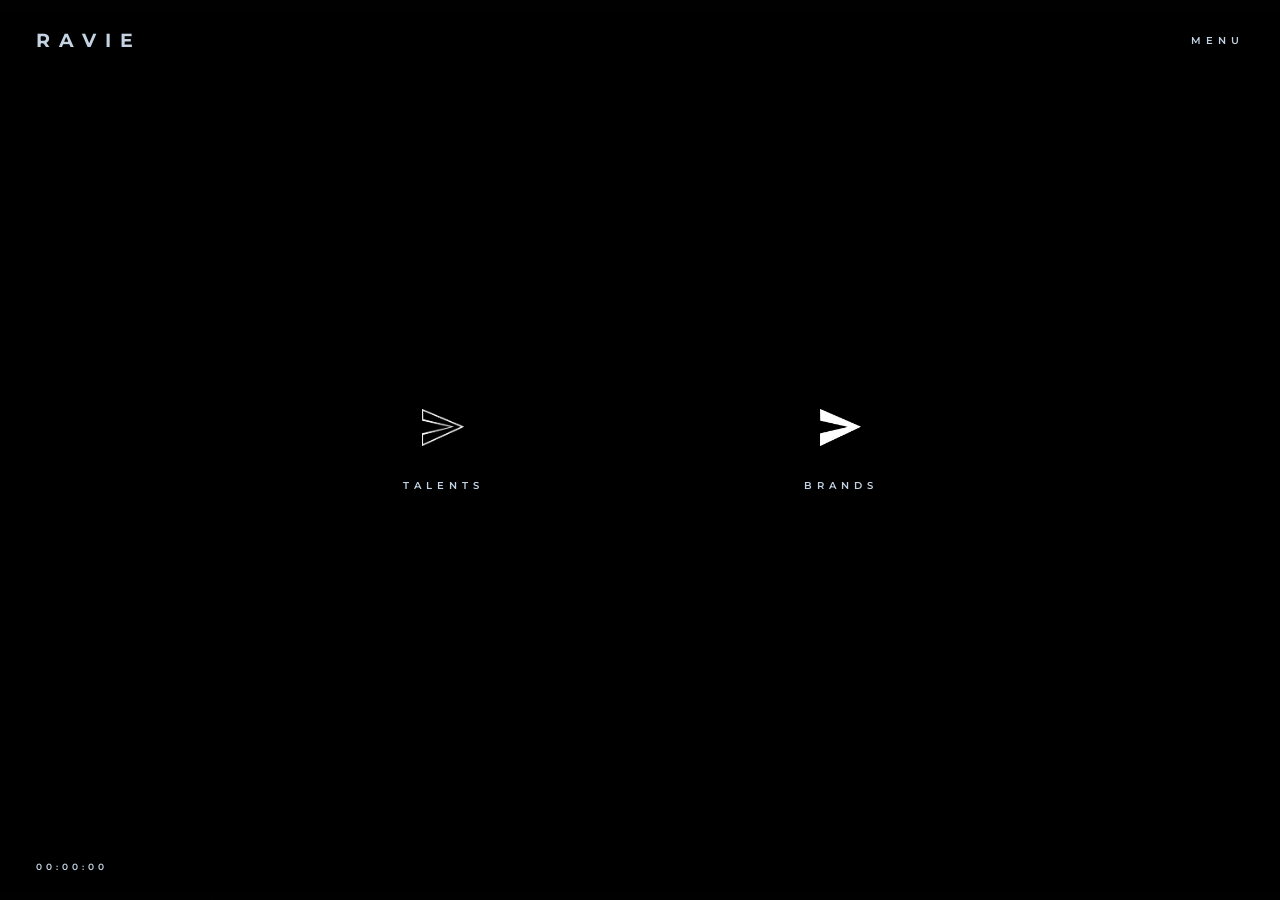
<file: index.html>
<!DOCTYPE html>
<html lang="en">
<head>
    <meta charset="UTF-8">
    <meta name="viewport" content="width=device-width, initial-scale=1.0, maximum-scale=1.0, user-scalable=no">
    <title>Ravie.in | Decentralizing Opportunities</title>
    <link rel="stylesheet" href="style.css">
</head>
<body>

    <canvas id="webgl-canvas" class="depth-surface"></canvas>
    <div class="grain"></div>

    <!-- DESKTOP HEADER -->
    <header class="top-nav">
        <div class="logo-container">
            <a href="index.html" class="text-logo">RAVIE</a>
        </div>
        <div class="gateway-menu-toggle" id="gateway-menu-btn">MENU</div>
        <div class="hamburger" id="hamburger-menu">
            <div class="bar"></div>
            <div class="bar"></div>
            <div class="bar"></div>
        </div>
    </header>

    <!-- DESKTOP GLASS MENU OVERLAY -->
    <div class="liquid-glass-overlay" id="liquid-glass-overlay">
        <nav class="glass-nav-links">
            <span onclick="window.location.href='index.html'">HOME</span>
            <span onclick="window.location.href='about.html'">ABOUT</span>
            <span onclick="window.location.href='socials.html'">SOCIALS</span>
            <span onclick="window.location.href='policy.html'">TERMS & POLICIES</span>
        </nav>
    </div>

    <!-- MOBILE DROPDOWN -->
    <div class="mobile-dropdown" id="mobile-dropdown">
        <nav class="mobile-nav-links">
            <span onclick="window.location.href='index.html'">HOME</span>
            <span onclick="window.location.href='about.html'">ABOUT</span>
            <span onclick="window.location.href='socials.html'">SOCIALS</span>
            <span onclick="window.location.href='policy.html'">TERMS & POLICIES</span>
        </nav>
    </div>

    <!-- MAIN APP -->
    <main id="app-container">

        <!-- GATEWAY: The split-screen chooser -->
        <section id="gateway-view" class="view active-view">
            <div class="split-container">
                <div class="split-option" id="btn-creators">
                    <img src="assets/creator (web logo).png" alt="Talents" class="split-icon">
                    <span class="split-text">TALENTS</span>
                </div>
                <div class="split-option" id="btn-brands">
                    <img src="assets/Brand (web logo).png" alt="Brands" class="split-icon">
                    <span class="split-text">BRANDS</span>
                </div>
            </div>
        </section>

        <!-- PLATFORM: The ledger content view -->
        <section id="platform-view" class="view">

            <aside class="platform-sidebar">
                <div class="sidebar-option active-sidebar" id="side-talents">
                    <span>TALENTS</span>
                </div>
                <div class="sidebar-option" id="side-brands">
                    <span>BRANDS</span>
                </div>
            </aside>

            <div class="platform-content">

                <div class="ledger-stream" id="ledger-talents">
                    <div class="raw-text-block">
                        <!-- THE MICRO-DATA STREAM (Concept 03) -->
<div class="micro-data-stream">
    <div class="data-header">
        <span class="data-pulse"></span> Laal Kabooter.exe
    </div>
    <div class="data-divider"></div>
    <div class="data-body">
        <div class="data-row"><span>> LATENCY:</span> <span>1222ms</span></div>
        <div class="data-row"><span>> FRAME_SYNC:</span> <span>602hz</span></div>
        <div class="data-row"><span>> PROTOCOL:</span> <span>RAVIE_IN</span></div>
    </div>
    <div class="data-divider"></div>
    <div class="data-footer">
        [x] DECENTRALIZED<br>
        [x] OPPORTUNITIES
    </div>
</div>
                        <h2>FOR TALENTS</h2>
                        <p>At RAVIE, we take time to actually understand your content, style, and vision. If you have an engaging community, we connect you with brands that genuinely fit your niche.</p>
                        <p>We believe every small creator has potential and they must be rewarded. Beyond just brand deals, we also help with creative direction, giving you fresh ideas whenever you get stuck or when you want to try something new.</p>
                        <p>Together, we take your content to the next level. Our model is open for every potential creator, and that's how we are <strong>Decentralizing Opportunities.</strong></p>
                        <a href="mailto:talents@ravie.in" class="terminal-link">Email — talents@ravie.in</a>
                    </div>
                </div>

                <div class="ledger-stream" id="ledger-brands">
                    <div class="raw-text-block">
                        <!-- THE MICRO-DATA STREAM (Brands Dummy Card) -->
<div class="micro-data-stream">
    <div class="data-header">
        <span class="data-pulse"></span> .sys = ravie.in [ACTIVE]
    </div>
    <div class="data-divider"></div>
    <div class="data-body">
        <div class="data-row"><span>> STATUS:</span> <span>STANDBY</span></div>
        <div class="data-row"><span>> TARGET:</span> <span>BRANDS_V1</span></div>
        <div class="data-row"><span>> ENCRYPTION:</span> <span>256-BIT</span></div>
    </div>
    <div class="data-divider"></div>
    <div class="data-footer">
        [x] AWAITING CONTENT<br>
        [x] SYSTEM READY
    </div>
</div>
                        <h2>FOR BRANDS</h2>
                        <p>We believe various potential creators can do more for you than a few big ones. So we take time to understand what your brand stands for and who you're trying to reach. Then we match you with hundreds of potential small creators whose content genuinely aligns with your goals, not whoever only has the biggest following.</p>
                        <p>We work closely with these small creators to shape content that feels native to their platform while still delivering your message clearly.</p>
                        <p>A few big people can't represent the whole niche due to a lack of deep connection, so spreading brand awareness among thousands of small creators is our vision.</p>
                        <a href="mailto:brands@ravie.in" class="terminal-link">Email — brands@ravie.in</a>
                    </div>
                </div>

            </div>
        </section>

    </main>

    <!-- Clock — desktop only, hidden on mobile via CSS -->
    <div id="console-clock">00:00:00</div>

    <script src="script.js"></script>
</body>
</html>
</file>
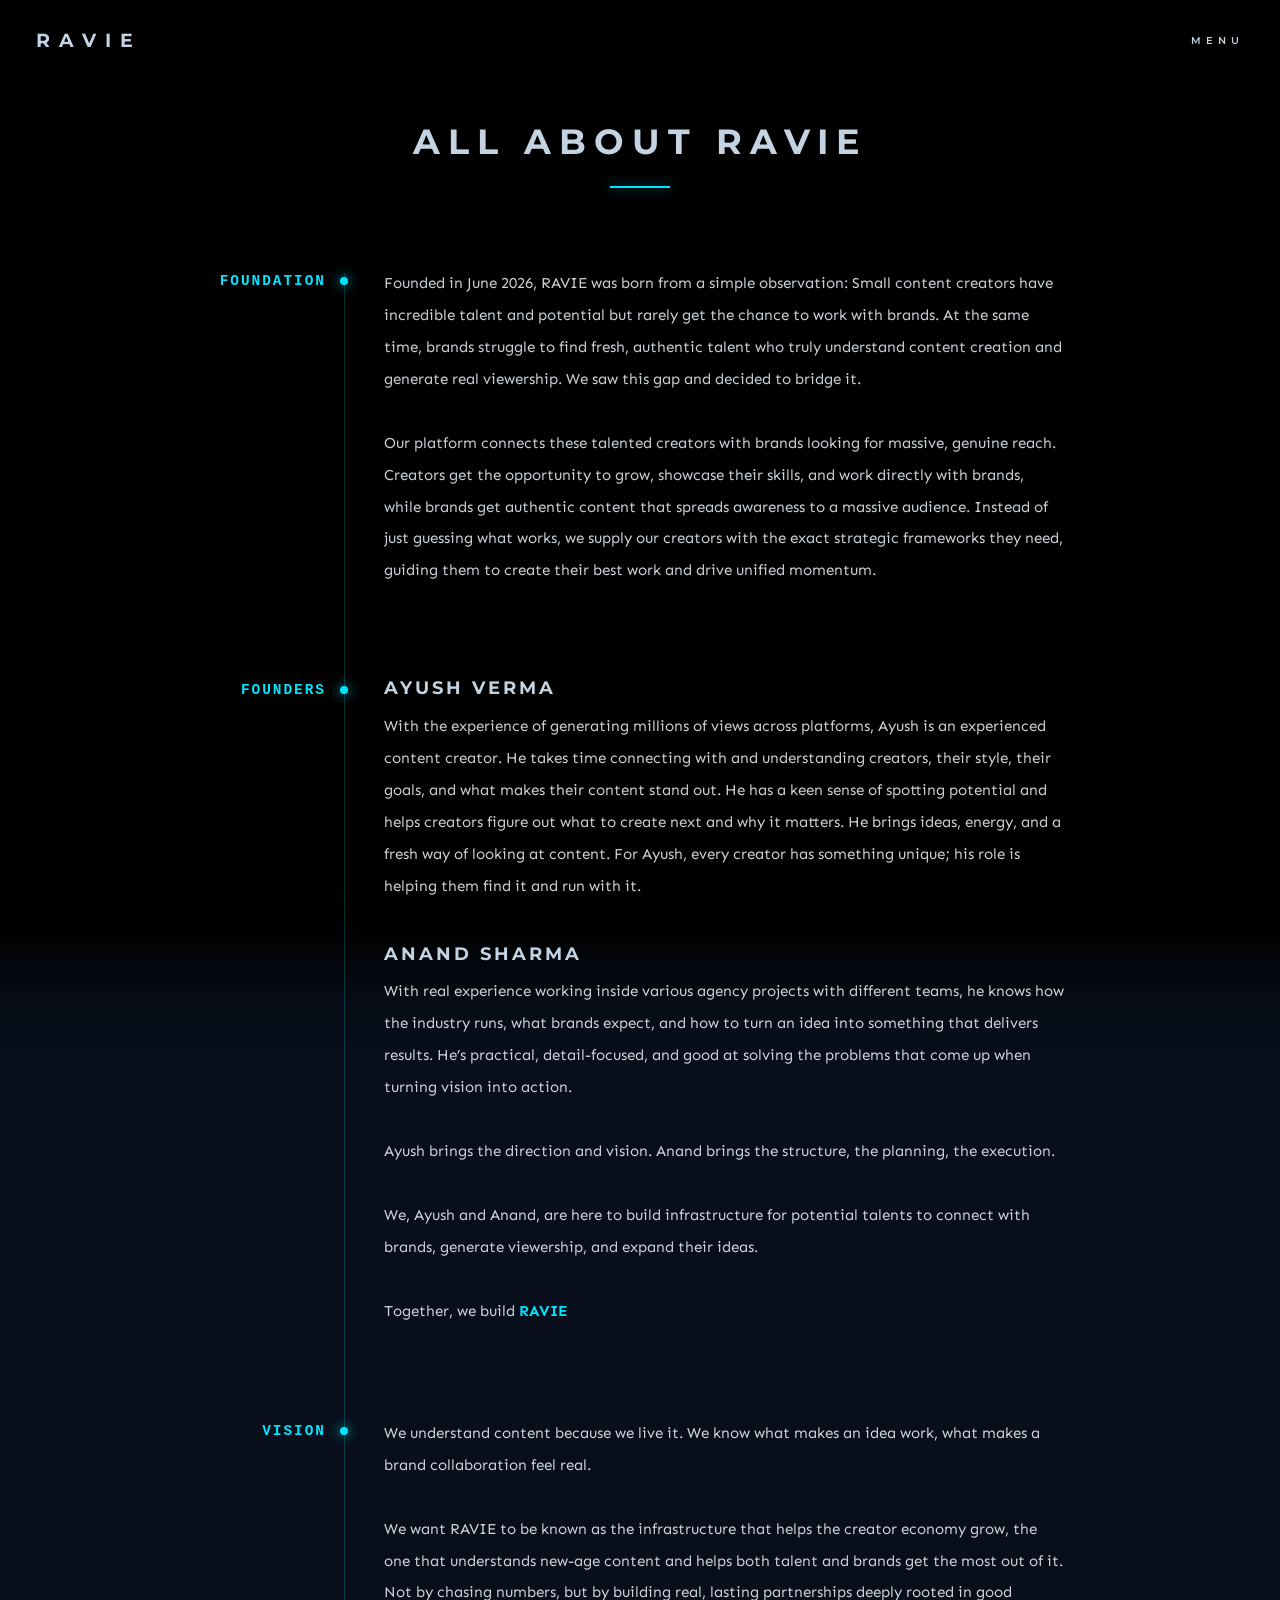
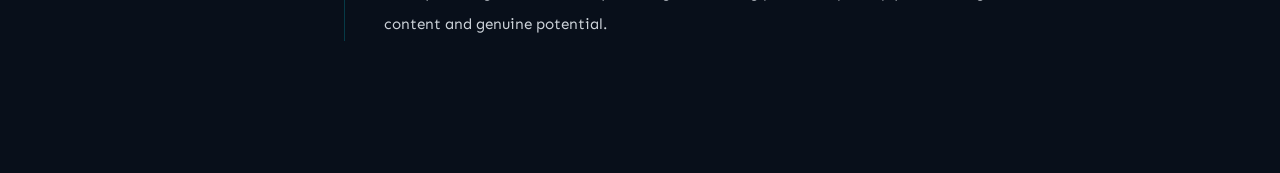
<file: about.html>
<!DOCTYPE html>
<html lang="en">
<head>
    <meta charset="UTF-8">
    <meta name="viewport" content="width=device-width, initial-scale=1.0, maximum-scale=1.0, user-scalable=no">
    <title>About | Ravie.in</title>
    <link rel="stylesheet" href="style.css">
    <link href="https://fonts.googleapis.com/css2?family=Montserrat:wght@400;600;700&family=Sen:wght@400;600&display=swap" rel="stylesheet">
</head>
<body>
    <canvas id="webgl-canvas" class="depth-surface"></canvas>
    <div class="grain"></div>
    
    <header class="top-nav">
        <div class="logo-container">
            <a href="index.html"><span class="text-logo">RAVIE</span></a>
        </div>
        <div class="gateway-menu-toggle" id="gateway-menu-btn">MENU</div>
        <div class="hamburger" id="hamburger-menu">
            <div class="bar"></div>
            <div class="bar"></div>
            <div class="bar"></div>
        </div>
    </header>

    <div class="liquid-glass-overlay" id="liquid-glass-overlay">
      <nav class="glass-nav-links">
        <span onclick="window.location.href='index.html'">HOME</span>
        <span onclick="window.location.href='about.html'">ABOUT</span>
        <span onclick="window.location.href='socials.html'">SOCIALS</span>
        <span onclick="window.location.href='policy.html'">TERMS & POLICIES</span>
      </nav>
    </div>

    <div class="mobile-dropdown" id="mobile-dropdown">
        <nav class="mobile-nav-links">
            <span onclick="window.location.href='index.html'">HOME</span>
            <span onclick="window.location.href='about.html'">ABOUT</span>
            <span onclick="window.location.href='socials.html'">SOCIALS</span>
            <span onclick="window.location.href='policy.html'">TERMS & POLICIES</span>
        </nav>
    </div>
 
    <main id="about-container" class="page-container">
        <h1 class="page-title">ALL ABOUT RAVIE</h1>

        <div class="timeline-wrapper">
            <div class="timeline-step">
                <div class="step-indicator">
                    <span class="step-name">FOUNDATION</span>
                    <div class="step-node"></div>
                </div>
                <div class="step-content raw-text-block">
                    <p>Founded in June 2026, RAVIE was born from a simple observation: Small content creators have incredible talent and potential but rarely get the chance to work with brands. At the same time, brands struggle to find fresh, authentic talent who truly understand content creation and generate real viewership. We saw this gap and decided to bridge it.</p>
                    <p>Our platform connects these talented creators with brands looking for massive, genuine reach. Creators get the opportunity to grow, showcase their skills, and work directly with brands, while brands get authentic content that spreads awareness to a massive audience. Instead of just guessing what works, we supply our creators with the exact strategic frameworks they need, guiding them to create their best work and drive unified momentum.</p>
                </div>
            </div>

            <div class="timeline-step">
                <div class="step-indicator">
                    <span class="step-name">FOUNDERS</span>
                    <div class="step-node"></div>
                </div>
                <div class="step-content raw-text-block">
                    <h3>Ayush Verma</h3>
                    <p>With the experience of generating millions of views across platforms, Ayush is an experienced content creator. He takes time connecting with and understanding creators, their style, their goals, and what makes their content stand out. He has a keen sense of spotting potential and helps creators figure out what to create next and why it matters. He brings ideas, energy, and a fresh way of looking at content. For Ayush, every creator has something unique; his role is helping them find it and run with it.</p>
                    
                    <h3>Anand Sharma</h3>
                    <p>With real experience working inside various agency projects with different teams, he knows how the industry runs, what brands expect, and how to turn an idea into something that delivers results. He’s practical, detail-focused, and good at solving the problems that come up when turning vision into action.</p>
                    
                    <p>Ayush brings the direction and vision. Anand brings the structure, the planning, the execution.</p>
                    <p>We, Ayush and Anand, are here to build infrastructure for potential talents to connect with brands, generate viewership, and expand their ideas.</p>
                    <p>Together, we build <strong>RAVIE</strong></p>
                </div>
            </div>

            <div class="timeline-step">
                <div class="step-indicator">
                    <span class="step-name">VISION</span>
                    <div class="step-node"></div>
                </div>
                <div class="step-content raw-text-block">
                    <p>We understand content because we live it. We know what makes an idea work, what makes a brand collaboration feel real.</p>
                    <p>We want RAVIE to be known as the infrastructure that helps the creator economy grow, the one that understands new-age content and helps both talent and brands get the most out of it. Not by chasing numbers, but by building real, lasting partnerships deeply rooted in good content and genuine potential.</p>
                </div>
            </div>
        </div>
    </main>

    <script src="script.js"></script>
</body>
</html>
</file>
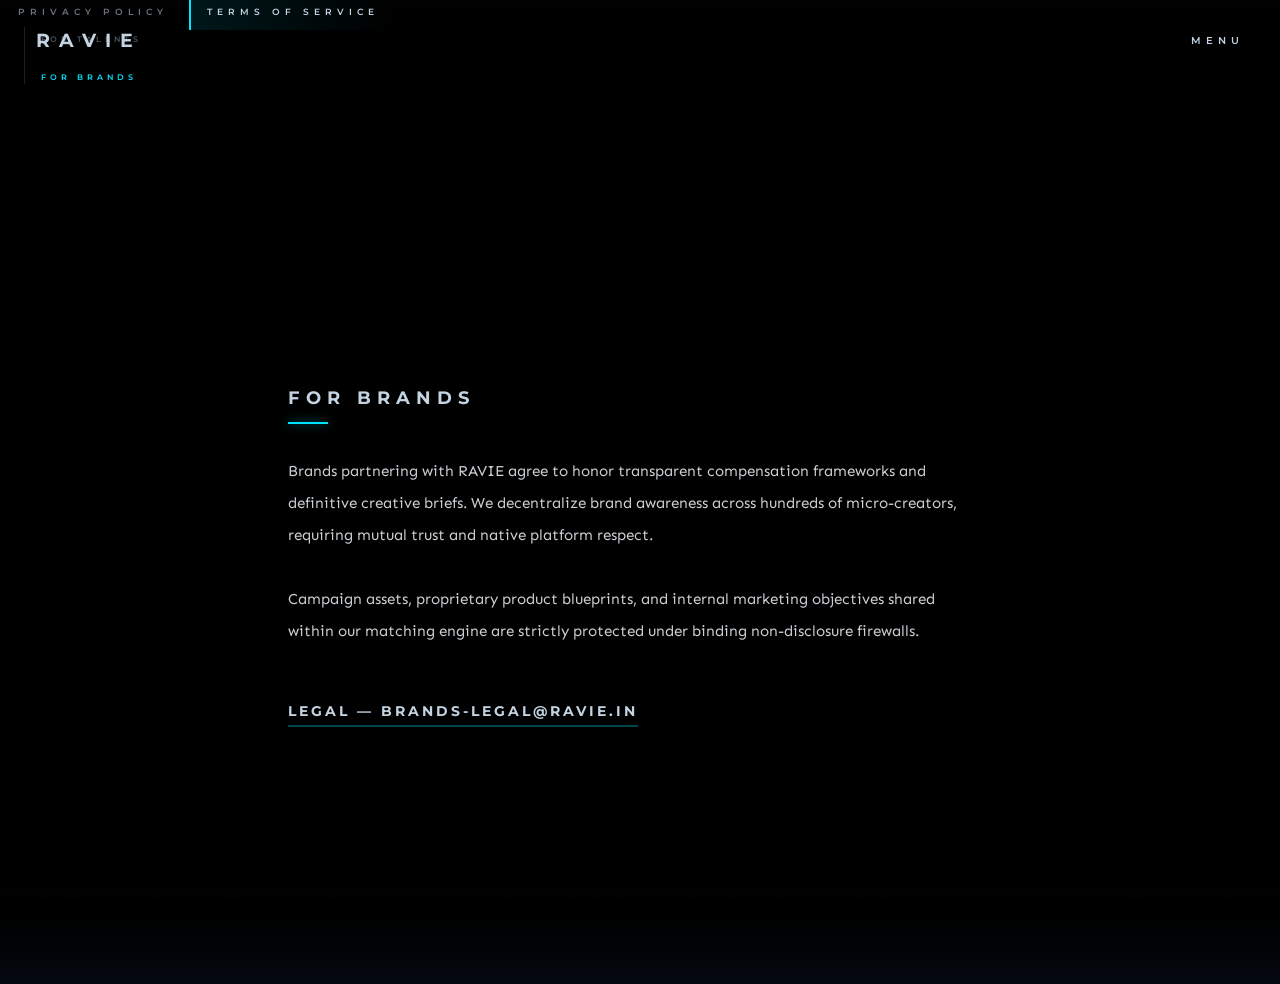
<file: bterms.html>
<!DOCTYPE html>
<html lang="en">
<head>
    <meta charset="UTF-8">
    <meta name="viewport" content="width=device-width, initial-scale=1.0">
    <title>RAVIE - Terms for Brands</title>
    <link rel="stylesheet" href="style.css"> 
</head>
<body class="legal-page">
    <canvas id="webgl-canvas" class="depth-surface"></canvas>
    <div class="grain"></div>

    <header class="top-nav">
        <a href="index.html" class="text-logo" style="text-decoration: none;">RAVIE</a>
        <div class="gateway-menu-toggle" id="gateway-menu-btn">MENU</div>
    </header>

    <div class="liquid-glass-overlay" id="liquid-glass-overlay">
        <nav class="glass-nav-links">
            <span onclick="window.location.href='index.html'">HOME</span>
            <span onclick="window.location.href='about.html'">ABOUT</span>
            <span onclick="window.location.href='socials.html'">SOCIALS</span>
            <span onclick="window.location.href='policy.html'">TERMS & POLICIES</span>
        </nav>
    </div>

    <div class="mobile-dropdown" id="mobile-dropdown">
        <nav class="mobile-nav-links">
            <span onclick="window.location.href='index.html'">HOME</span>
            <span onclick="window.location.href='about.html'">ABOUT</span>
            <span onclick="window.location.href='socials.html'">SOCIALS</span>
            <span onclick="window.location.href='policy.html'">TERMS & POLICIES</span>
        </nav>
    </div>

    <div id="platform-view" class="active-platform" style="display: block;">
        
        <div class="sidebar-compass">
            <a href="policy.html" class="sidebar-option" style="text-decoration: none;">
                <span>PRIVACY POLICY</span>
            </a>
            <a href="tterms.html" class="sidebar-option active-sidebar" style="text-decoration: none;">
                <span>TERMS OF SERVICE</span>
            </a>
            
            <div class="compass-secondary submenu-open">
                <a href="tterms.html" class="sidebar-sub-option" style="text-decoration: none;">
                    <span>FOR TALENTS</span>
                </a>
                <a href="bterms.html" class="sidebar-sub-option active-sub" style="text-decoration: none;">
                    <span>FOR BRANDS</span>
                </a>
            </div>
        </div>

        <div class="platform-content active-stream">
            <div class="raw-text-block">
                <h2>FOR BRANDS</h2>
                <p>
                    Brands partnering with RAVIE agree to honor transparent compensation frameworks and definitive creative briefs. We decentralize brand awareness across hundreds of micro-creators, requiring mutual trust and native platform respect.
                </p>
                <p>
                    Campaign assets, proprietary product blueprints, and internal marketing objectives shared within our matching engine are strictly protected under binding non-disclosure firewalls.
                </p>
                <div class="terminal-link">LEGAL — BRANDS-LEGAL@RAVIE.IN</div>
            </div>
        </div>

    </div>

    <script src="script.js"></script>
</body>
</html>
</file>
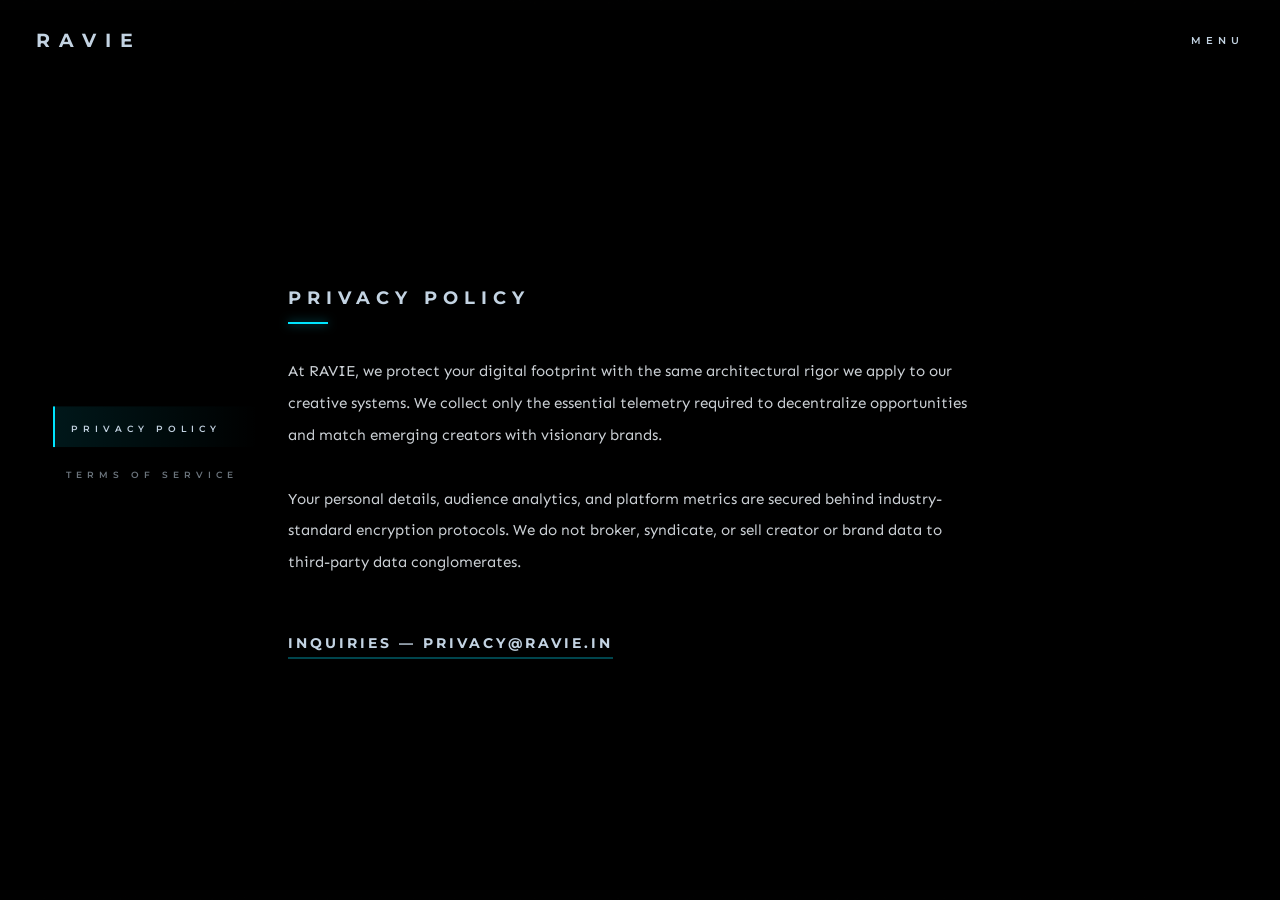
<file: policy.html>
<!DOCTYPE html>
<html lang="en">
<head>
    <meta charset="UTF-8">
    <meta name="viewport" content="width=device-width, initial-scale=1.0">
    <title>RAVIE - Privacy Policy</title>
    <link rel="stylesheet" href="style.css"> 
</head>
<body class="legal-page">
    <canvas id="webgl-canvas" class="depth-surface"></canvas>
    <div class="grain"></div>

    <header class="top-nav">
        <a href="index.html" class="text-logo" style="text-decoration: none;">RAVIE</a>
        <div class="gateway-menu-toggle" id="gateway-menu-btn">MENU</div>
    </header>

    <div class="liquid-glass-overlay" id="liquid-glass-overlay">
        <nav class="glass-nav-links">
            <span onclick="window.location.href='index.html'">HOME</span>
            <span onclick="window.location.href='about.html'">ABOUT</span>
            <span onclick="window.location.href='socials.html'">SOCIALS</span>
            <span onclick="window.location.href='policy.html'">TERMS & POLICIES</span>
        </nav>
    </div>

    <div class="mobile-dropdown" id="mobile-dropdown">
        <nav class="mobile-nav-links">
            <span onclick="window.location.href='index.html'">HOME</span>
            <span onclick="window.location.href='about.html'">ABOUT</span>
            <span onclick="window.location.href='socials.html'">SOCIALS</span>
            <span onclick="window.location.href='policy.html'">TERMS & POLICIES</span>
        </nav>
    </div>

    <div id="platform-view" class="active-platform" style="display: block;">
        
   <aside class="platform-sidebar">
    <div class="sidebar-option active-sidebar" id="side-privacy">
        <span>PRIVACY POLICY</span>
    </div>
    <div class="sidebar-option" id="side-terms">
        <span>TERMS OF SERVICE</span>
    </div>
    
    <div class="compass-secondary submenu-closed">
        <a href="#talents" class="sidebar-sub-option" style="text-decoration: none;">
            <span>FOR TALENTS</span>
        </a>
        <a href="#brands" class="sidebar-sub-option" style="text-decoration: none;">
            <span>FOR BRANDS</span>
        </a>
    </div>
</aside>
        <div class="platform-content active-stream">
            <div class="raw-text-block">
                <h2>PRIVACY POLICY</h2>
                <p>
                    At RAVIE, we protect your digital footprint with the same architectural rigor we apply to our creative systems. We collect only the essential telemetry required to decentralize opportunities and match emerging creators with visionary brands.
                </p>
                <p>
                    Your personal details, audience analytics, and platform metrics are secured behind industry-standard encryption protocols. We do not broker, syndicate, or sell creator or brand data to third-party data conglomerates.
                </p>
                <div class="terminal-link">INQUIRIES — PRIVACY@RAVIE.IN</div>
            </div>
        </div>

    </div>

    <script src="script.js"></script>
</body>
</html>
</file>
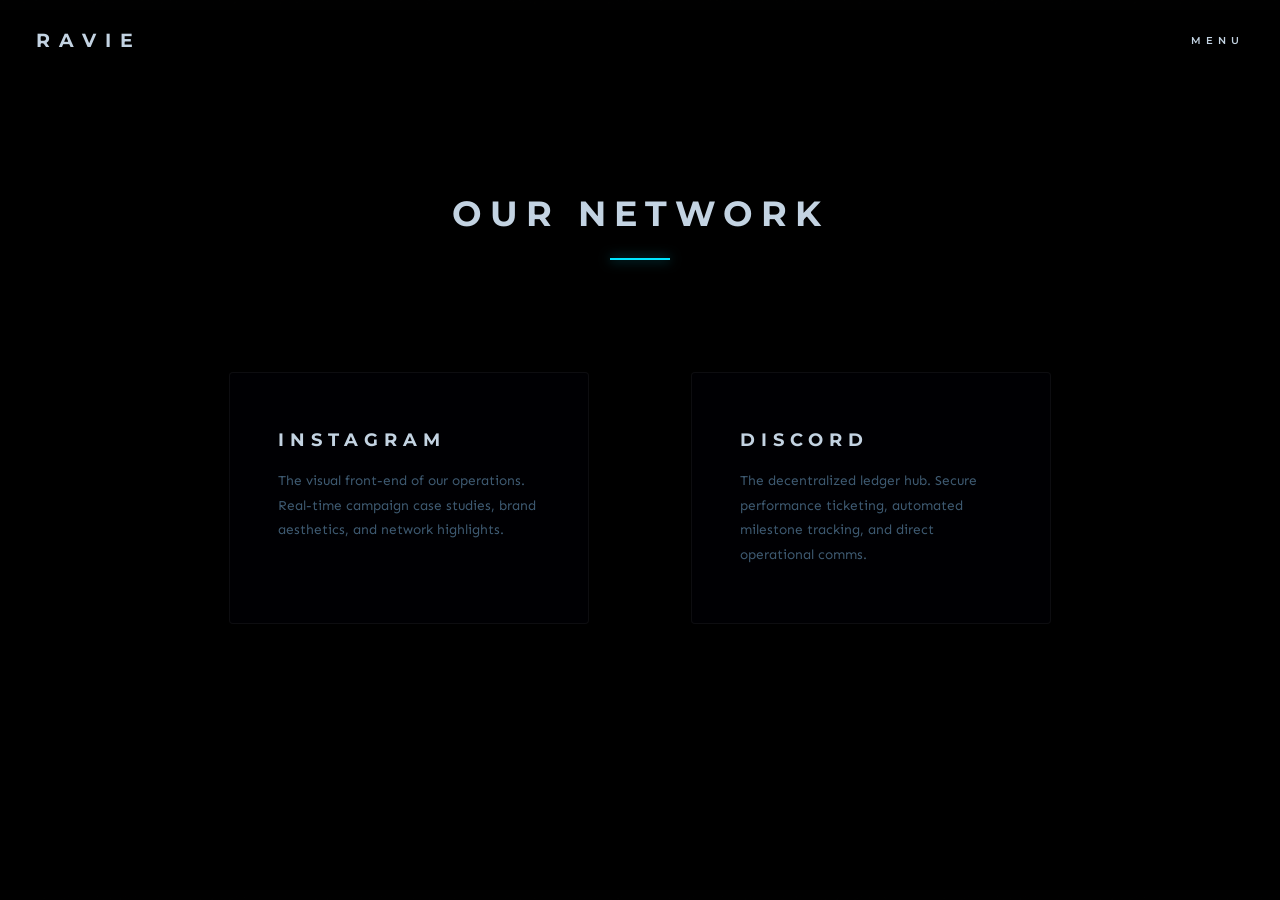
<file: socials.html>
<!DOCTYPE html>
<html lang="en">
<head>
    <meta charset="UTF-8">
    <meta name="viewport" content="width=device-width, initial-scale=1.0, maximum-scale=1.0, user-scalable=no">
    <title>Network | Ravie.in</title>
    <link rel="stylesheet" href="style.css">
    <link href="https://fonts.googleapis.com/css2?family=Montserrat:wght@400;600;700&family=Sen:wght@400;600&display=swap" rel="stylesheet">
</head>
<body>
    <canvas id="webgl-canvas" class="depth-surface"></canvas>
    <div class="grain"></div>
    
    <header class="top-nav">
        <div class="logo-container">
            <a href="index.html"><span class="text-logo">RAVIE</span></a>
        </div>
        <div class="gateway-menu-toggle" id="gateway-menu-btn">MENU</div>
        <div class="hamburger" id="hamburger-menu">
            <div class="bar"></div>
            <div class="bar"></div>
            <div class="bar"></div>
        </div>
    </header>

    <div class="liquid-glass-overlay" id="liquid-glass-overlay">
       <nav class="glass-nav-links">
        <span onclick="window.location.href='index.html'">HOME</span>
        <span onclick="window.location.href='about.html'">ABOUT</span>
        <span onclick="window.location.href='socials.html'">SOCIALS</span>
        <span onclick="window.location.href='policy.html'">TERMS & POLICIES</span>
      </nav>
    </div>

    <div class="mobile-dropdown" id="mobile-dropdown">
        <nav class="mobile-nav-links">
            <span onclick="window.location.href='index.html'">HOME</span>
            <span onclick="window.location.href='about.html'">ABOUT</span>
            <span onclick="window.location.href='socials.html'">SOCIALS</span>
            <span onclick="window.location.href='policy.html'">TERMS & POLICIES</span>
        </nav>
    </div>

    <main class="socials-container">
        <div class="about-header">
            <h1 class="page-title">OUR NETWORK</h1>
            <div class="separator-line"></div>
        </div>

        <div class="social-cards">
            <a href="#" class="social-card">
                <h3>INSTAGRAM</h3>
                <p>The visual front-end of our operations. Real-time campaign case studies, brand aesthetics, and network highlights.</p>
            </a>

            <a href="#" class="social-card">
                <h3>DISCORD</h3>
                <p>The decentralized ledger hub. Secure performance ticketing, automated milestone tracking, and direct operational comms.</p>
            </a>
        </div>
    </main>

    <script src="script.js"></script>
</body>
</html>
</file>
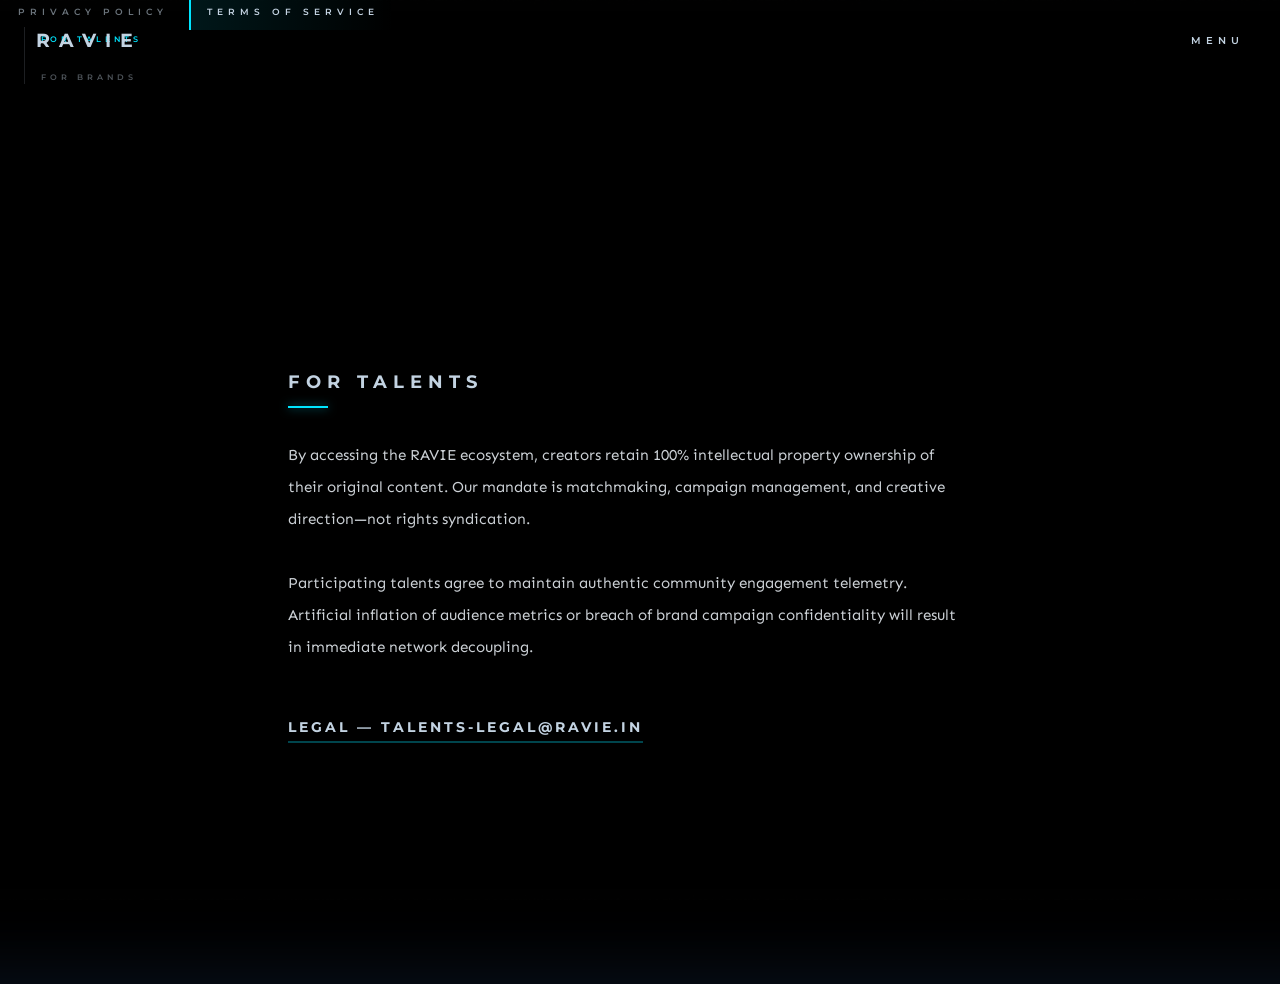
<file: tterms.html>
<!DOCTYPE html>
<html lang="en">
<head>
    <meta charset="UTF-8">
    <meta name="viewport" content="width=device-width, initial-scale=1.0">
    <title>RAVIE - Terms for Talents</title>
    <link rel="stylesheet" href="style.css"> 
</head>
<body class="legal-page">
    <canvas id="webgl-canvas" class="depth-surface"></canvas>
    <div class="grain"></div>

    <header class="top-nav">
        <a href="index.html" class="text-logo" style="text-decoration: none;">RAVIE</a>
        <div class="gateway-menu-toggle" id="gateway-menu-btn">MENU</div>
    </header>

    <div class="liquid-glass-overlay" id="liquid-glass-overlay">
        <nav class="glass-nav-links">
            <span onclick="window.location.href='index.html'">HOME</span>
            <span onclick="window.location.href='about.html'">ABOUT</span>
            <span onclick="window.location.href='socials.html'">SOCIALS</span>
            <span onclick="window.location.href='policy.html'">TERMS & POLICIES</span>
        </nav>
    </div>

    <div class="mobile-dropdown" id="mobile-dropdown">
        <nav class="mobile-nav-links">
            <span onclick="window.location.href='index.html'">HOME</span>
            <span onclick="window.location.href='about.html'">ABOUT</span>
            <span onclick="window.location.href='socials.html'">SOCIALS</span>
            <span onclick="window.location.href='policy.html'">TERMS & POLICIES</span>
        </nav>
    </div>

    <div id="platform-view" class="active-platform" style="display: block;">
        
        <div class="sidebar-compass">
            <a href="policy.html" class="sidebar-option" style="text-decoration: none;">
                <span>PRIVACY POLICY</span>
            </a>
            <a href="tterms.html" class="sidebar-option active-sidebar" style="text-decoration: none;">
                <span>TERMS OF SERVICE</span>
            </a>
            
            <div class="compass-secondary submenu-open">
                <a href="tterms.html" class="sidebar-sub-option active-sub" style="text-decoration: none;">
                    <span>FOR TALENTS</span>
                </a>
                <a href="bterms.html" class="sidebar-sub-option" style="text-decoration: none;">
                    <span>FOR BRANDS</span>
                </a>
            </div>
        </div>

        <div class="platform-content active-stream">
            <div class="raw-text-block">
                <h2>FOR TALENTS</h2>
                <p>
                    By accessing the RAVIE ecosystem, creators retain 100% intellectual property ownership of their original content. Our mandate is matchmaking, campaign management, and creative direction—not rights syndication.
                </p>
                <p>
                    Participating talents agree to maintain authentic community engagement telemetry. Artificial inflation of audience metrics or breach of brand campaign confidentiality will result in immediate network decoupling.
                </p>
                <div class="terminal-link">LEGAL — TALENTS-LEGAL@RAVIE.IN</div>
            </div>
        </div>

    </div>

    <script src="script.js"></script>
</body>
</html>
</file>
<file: style.css>
/* =========================================
   RAVIE.IN - MASTER STYLESHEET (v2.1 BRANDS FIX)
   ========================================= */

@import url('https://fonts.googleapis.com/css2?family=Montserrat:wght@400;500;600;700&family=Sen:wght@400;500;600;700&display=swap');

:root {
    --bg-deep:        #080f1a;
    --brand-accent:   #00D4FF;          
    --accent-sky:     #7FD3F7;          
    --accent-dim:     rgba(0, 212, 255, 0.14);
    --accent-glow:    rgba(0, 212, 255, 0.08);
    --text-primary:   #EEF4FA;          
    --text-secondary: #B8D4E8;          
    --text-muted:     #3E5A72;          
    --glow-core:      rgba(0, 212, 255, 0.14);
    --glow-halo:      rgba(127, 211, 247, 0.10);
    --cursor-glow:    var(--accent-glow);
}

*, *::before, *::after {
    margin: 0; 
    padding: 0; 
    box-sizing: border-box;
    -webkit-tap-highlight-color: transparent;
}

body {
    font-family: 'Sen', sans-serif;
    background-color: var(--bg-deep);
    color: var(--text-primary);
    max-width: 100vw; 
    overflow-x: hidden;
    -webkit-font-smoothing: antialiased;
    -moz-osx-font-smoothing: grayscale;
    min-height: 100vh; 
    position: relative; 
    z-index: 1;
}

/* Typography Assignments */
.text-logo, .gateway-menu-toggle, .split-text,
.glass-nav-links span, .mobile-nav-links span,
.page-title, .raw-text-block h2, .step-name,
.step-content.raw-text-block h3, .social-card h3,
.terminal-link, #console-clock, .sidebar-option span {
    font-family: 'Montserrat', sans-serif;
}

a, button, span, .split-option, .hamburger, .social-card {
    outline: none; 
    user-select: none; 
    -webkit-user-select: none;
}

/* =========================================
   2. ENVIRONMENT & WEBGL BACKGROUND
   ========================================= */
#webgl-canvas {
    position: fixed; top: -5vh; left: -5vw;
    width: 110vw; height: 110vh;
    background-color: var(--bg-deep);
    z-index: -3; pointer-events: none;
    transition: filter 1.4s cubic-bezier(0.16, 1, 0.3, 1), transform 1.4s cubic-bezier(0.16, 1, 0.3, 1);
}

#webgl-canvas.depth-surface {
    filter: blur(26px) brightness(0.55) hue-rotate(6deg);
    transform: scale(1.05) translateY(0);
}

/* RESTORED: Lifted brightness to prevent black-out */
#webgl-canvas.depth-deep {
    filter: blur(34px) brightness(0.50) saturate(1.4) hue-rotate(3deg);
    transform: scale(1.15) translateY(-4vh);
}

#webgl-canvas.frozen-blur {
    filter: blur(65px) brightness(0.15) hue-rotate(6deg);
}

.grain {
    position: fixed; inset: 0; pointer-events: none;
    z-index: -2; opacity: 0.88; mix-blend-mode: overlay;
    background-image: url("data:image/svg+xml,%3Csvg xmlns='http://www.w3.org/2000/svg' viewBox='0 0 512 512'%3E%3Cfilter id='n'%3E%3CfeTurbulence type='fractalNoise' baseFrequency='0.72' numOctaves='4' stitchTiles='stitch'/%3E%3C/filter%3E%3Crect width='100%25' height='100%25' filter='url(%23n)'/%3E%3C/svg%3E");
}

/* =========================================
   3. UNIVERSAL FLOATING HEADER
   ========================================= */
.top-nav {
    position: fixed; top: 0; left: 0; width: 100vw;
    padding: 2rem 2.5rem; 
    display: flex; justify-content: space-between; align-items: center;
    z-index: 100; pointer-events: none; 
}

.logo-container, .gateway-menu-toggle, .hamburger { pointer-events: auto; }

.text-logo {
    font-size: 1.4rem; letter-spacing: 8px; 
    color: var(--text-primary); text-transform: uppercase;
    text-decoration: none; display: inline-block; font-weight: 700;
}

.gateway-menu-toggle {
    font-size: 0.7rem; letter-spacing: 4px; color: var(--text-primary);
    cursor: pointer; text-transform: uppercase; font-weight: 600;
}

.hamburger, .mobile-dropdown { display: none; }

/* =========================================
   4. GATEWAY (MAIN SCREEN)
   ========================================= */
#app-container {
    height: 100vh; width: 100vw;
    display: flex; justify-content: center; align-items: center;
}

.view { display: none; opacity: 0; transition: opacity 0.6s ease-in-out; }
.view.active-view { display: flex; opacity: 1; }
.split-container { display: flex; gap: 25vw; align-items: center; }

.split-option {
    display: flex; flex-direction: column; align-items: center; gap: 2rem;
    cursor: pointer; transition: all 0.4s ease;
}

.split-icon {
    height: 42px; width: auto; max-width: 150px; 
    object-fit: contain; mix-blend-mode: screen; 
    transition: all 0.5s cubic-bezier(0.16, 1, 0.3, 1); display: block;
}

.split-text { font-size: 0.75rem; letter-spacing: 6px; transition: all 0.4s ease; font-weight: 600; }

.split-container:has(.split-option:hover) .split-option:not(:hover) { opacity: 0.15; }
.split-option:hover { opacity: 1; }
.split-option:hover .split-icon {
    filter: drop-shadow(0px 0px 8px var(--glow-core)) drop-shadow(0px 0px 35px var(--glow-halo));
    transform: scale(1.08) translateY(-5px);
}
.split-option:hover .split-text {
    color: var(--text-primary); 
    text-shadow: 0px 0px 8px var(--glow-core), 0px 0px 20px var(--glow-halo);
}

/* =========================================
   5. LIQUID GLASS OVERLAY (MENU)
   ========================================= */
.liquid-glass-overlay {
    position: fixed; top: 0; left: 0; width: 100vw; height: 100vh;
    background: rgba(0, 2, 8, 0.75); backdrop-filter: blur(35px); -webkit-backdrop-filter: blur(35px); 
    z-index: 90; display: flex; justify-content: center; align-items: center;
    opacity: 0; pointer-events: none; transition: opacity 0.5s cubic-bezier(0.16, 1, 0.3, 1);
}

.liquid-glass-overlay.active-glass { opacity: 1; pointer-events: auto; }
.glass-nav-links { display: flex; flex-direction: column; align-items: center; gap: 2rem; }

.glass-nav-links span {
    font-size: 0.85rem; letter-spacing: 8px; cursor: pointer; opacity: 0; font-weight: 600;
    transform: translateY(20px); transition: all 0.4s cubic-bezier(0.16, 1, 0.3, 1);
}

.liquid-glass-overlay.active-glass .glass-nav-links span { opacity: 1; transform: translateY(0); }
.liquid-glass-overlay.active-glass .glass-nav-links span:nth-child(1) { transition-delay: 0.1s; }
.liquid-glass-overlay.active-glass .glass-nav-links span:nth-child(2) { transition-delay: 0.2s; }
.liquid-glass-overlay.active-glass .glass-nav-links span:nth-child(3) { transition-delay: 0.3s; }
.liquid-glass-overlay.active-glass .glass-nav-links span:nth-child(4) { transition-delay: 0.4s; }

/* =========================================
   6. INNER PLATFORM LEDGER
   ========================================= */
#platform-view {
    position: absolute; top: 0; left: 0; width: 100vw; height: 100dvh;
    display: none; opacity: 0; pointer-events: none; transform: translateX(40px); 
    transition: opacity 0.8s ease, transform 0.8s cubic-bezier(0.16, 1, 0.3, 1); z-index: 50;
}

#platform-view.active-platform { opacity: 1; pointer-events: auto; transform: translateX(0); }

.platform-sidebar {
    position: fixed; left: 3rem; top: 50%; transform: translateY(-50%);
    display: flex; flex-direction: column; gap: 0.3rem; z-index: 100;
}

.sidebar-option {
    cursor: pointer; opacity: 0.55; padding: 0.7rem 1rem; 
    border-radius: 0 8px 8px 0; border-left: 2px solid transparent; background: transparent; 
}

.sidebar-option span { font-size: 0.6rem; letter-spacing: 5px; color: var(--text-primary); pointer-events: none; font-weight: 600; }

.sidebar-option.active-sidebar {
    opacity: 1;
    background: linear-gradient(90deg, rgba(0, 229, 255, 0.1) 0%, transparent 100%);
    border-left: 2px solid #00E5FF;
    transform: translateX(5px); 
}

.platform-content {
    display: flex; justify-content: flex-start; align-items: center;
    height: 100dvh; width: 100%; padding: 0 10vw 0 18rem; 
}

.ledger-stream { display: none; width: 100%; flex-direction: column; align-items: flex-start; }
.ledger-stream.active-stream { display: flex; animation: textFadeIn 0.8s cubic-bezier(0.16, 1, 0.3, 1) forwards; }

.raw-text-block { max-width: 640px; text-align: left; }

.raw-text-block h2 {
    font-size: 1.4rem; letter-spacing: 5px; color: var(--text-primary);
    text-transform: uppercase; margin-bottom: 2.5rem; position: relative;
    padding-bottom: 15px; font-weight: 700;
}

.raw-text-block h2::after {
    content: ''; position: absolute; bottom: 0; left: 0; width: 40px; height: 2px;
    background: #00E5FF; box-shadow: 0 0 10px rgba(0, 229, 255, 0.6);
}

.raw-text-block p { font-size: 1.05rem; line-height: 1.85; color: rgba(238, 244, 250, 0.75); margin-bottom: 2rem; font-weight: 400; }
.raw-text-block strong { color: #00E5FF; font-weight: 700; }

.terminal-link {
    display: inline-block; font-size: 1rem; letter-spacing: 2px; text-transform: uppercase;
    color: var(--text-primary); text-decoration: none; margin-top: 1.5rem; padding-bottom: 6px;
    border-bottom: 2px solid rgba(0, 229, 255, 0.3); transition: all 0.3s cubic-bezier(0.16, 1, 0.3, 1);
    pointer-events: auto; font-weight: 700;
}

.terminal-link:hover { color: #00E5FF; border-bottom-color: #00E5FF; }

@keyframes textFadeIn {
    0% { opacity: 0; transform: translateY(15px); }
    100% { opacity: 1; transform: translateY(0); }
}

/* =========================================
   7. SUBPAGES & SOCIALS
   ========================================= */
.page-container { padding: 120px 5vw 100px 5vw; max-width: 1000px; margin: 0 auto; position: relative; z-index: 5; }

.page-title {
    font-size: 2.2rem; letter-spacing: 8px; text-align: center; margin-bottom: 80px;
    color: var(--text-primary); text-transform: uppercase; position: relative; padding-bottom: 25px; font-weight: 700;
}

.page-title::after {
    content: ''; position: absolute; bottom: 0; left: 50%; transform: translateX(-50%);
    width: 60px; height: 2px; background: #00E5FF; box-shadow: 0 0 12px rgba(0, 229, 255, 0.6); 
}

.timeline-wrapper { position: relative; padding-left: 180px; }
.timeline-wrapper::before { content: ''; position: absolute; top: 5px; bottom: 0; left: 140px; width: 1px; background: rgba(0, 229, 255, 0.2); }
.timeline-step { position: relative; margin-bottom: 90px; }
.timeline-step:last-child { margin-bottom: 0; }
.step-indicator { position: absolute; left: -180px; width: 140px; display: flex; align-items: center; justify-content: flex-end; top: 5px; }
.step-name { font-family: monospace; color: #00E5FF; font-size: 0.9rem; letter-spacing: 2px; text-transform: uppercase; padding-right: 18px; font-weight: 600; }
.step-node { position: absolute; right: -4px; width: 8px; height: 8px; background: #00E5FF; border-radius: 50%; box-shadow: 0 0 12px rgba(0, 229, 255, 0.9); }
.step-content { padding-left: 0; }
.step-content.raw-text-block h3 { font-size: 1.1rem; letter-spacing: 3px; color: var(--text-primary); margin-top: 2.5rem; margin-bottom: 0.8rem; text-transform: uppercase; font-weight: 700;}
.step-content.raw-text-block h3:first-child { margin-top: 0; }

.socials-container { padding: 12rem 2rem 4rem; display: flex; flex-direction: column; align-items: center; position: relative; z-index: 10; }
.social-cards { display: flex; gap: 8vw; margin-top: 2rem; }
.social-card {
    background: rgba(0, 2, 8, 0.4); border: 1px solid rgba(238, 244, 250, 0.05); padding: 3.5rem 3rem; width: 360px; text-decoration: none; border-radius: 4px; backdrop-filter: blur(12px); transition: all 0.4s ease; cursor: pointer; position: relative; overflow: hidden;
}
.social-card h3 { color: var(--text-primary); font-size: 1.1rem; letter-spacing: 6px; margin-bottom: 1.2rem; transition: color 0.3s ease; font-weight: 700; }
.social-card p { color: var(--text-muted); font-size: 0.85rem; line-height: 1.8; transition: color 0.3s ease; }
.social-card:hover { transform: translateY(-12px); border-color: rgba(0, 229, 255, 0.4); box-shadow: 0px 15px 40px rgba(0, 229, 255, 0.15); background: rgba(0, 2, 8, 0.8); }
.social-card:hover h3 { color: var(--brand-accent); text-shadow: 0px 0px 15px rgba(0, 229, 255, 0.5); }
.social-card:hover p { color: #e5e7eb; }

.micro-data-stream { display: none; }

#console-clock {
    position: fixed; bottom: 2rem; left: 2.5rem; 
    font-size: 0.6rem; letter-spacing: 3px; color: var(--text-primary); text-transform: uppercase; z-index: 10; pointer-events: none; font-weight: 600;
}

/* =========================================
   8. MOBILE RESPONSIVE
   ========================================= */
@media (max-width: 768px) {
    body {
        background-image: 
            radial-gradient(circle at 50% 30%, var(--cursor-glow) 0%, transparent 60%),
            radial-gradient(circle at 50% 80%, #000d26 0%, transparent 65%),
            radial-gradient(circle at 50% 50%, #01030a 0%, transparent 80%);
    }

    .top-nav { 
        top: 15px; left: 5%; width: 90%; padding: 0.6rem 1.2rem; 
        border-radius: 50px; background: rgba(2, 16, 36, 0.4); 
        backdrop-filter: blur(20px) saturate(120%); -webkit-backdrop-filter: blur(20px) saturate(120%);
        border: 1px solid rgba(238, 244, 250, 0.08); box-shadow: 0 10px 30px rgba(0, 0, 0, 0.4);
    }

    body::before {
        content: ''; position: fixed; top: 0; left: 0; width: 100vw; height: 50px; 
        background: linear-gradient(to bottom, var(--bg-deep) 45%, transparent 100%); z-index: 95; pointer-events: none;
    }

    .text-logo { font-size: 1.1rem; letter-spacing: 6px; }

    .hamburger { 
        display: flex; flex-direction: column; justify-content: center; align-items: center; gap: 4px; cursor: pointer; z-index: 105; pointer-events: auto;
        width: 42px; height: 42px; background: rgba(238, 244, 250, 0.05); border-radius: 50%; border: 1px solid rgba(238, 244, 250, 0.05); transition: all 0.3s ease;
    }
    .hamburger .bar { width: 16px; height: 2px; background-color: var(--text-primary); transition: all 0.3s ease; }
    .hamburger.active { background: rgba(238, 244, 250, 0.1); }
    .hamburger.active .bar:nth-child(1) { transform: translateY(6px) rotate(45deg); background-color: var(--brand-accent); }
    .hamburger.active .bar:nth-child(2) { opacity: 0; }
    .hamburger.active .bar:nth-child(3) { transform: translateY(-6px) rotate(-45deg); background-color: var(--brand-accent); }

    .mobile-dropdown {
        position: fixed; top: 85px; left: 5%; width: 90%;
        background: rgba(0, 2, 8, 0.35); backdrop-filter: blur(40px) saturate(150%); -webkit-backdrop-filter: blur(40px) saturate(150%);
        border: 1px solid rgba(238, 244, 250, 0.15); box-shadow: 0 30px 60px rgba(0, 0, 0, 0.6), inset 0 1px 0 rgba(238, 244, 250, 0.1);
        border-radius: 24px; padding: 1.2rem 1rem; display: flex; flex-direction: column; z-index: 250; 
        opacity: 0; pointer-events: none; transform: translateY(-20px); transition: all 0.4s cubic-bezier(0.16, 1, 0.3, 1);
    }
    .mobile-dropdown.active-menu { opacity: 1; pointer-events: auto; transform: translateY(0); }
    .mobile-nav-links { display: flex; flex-direction: column; width: 100%; gap: 0.3rem; }
    .mobile-nav-links span { font-size: 0.9rem; letter-spacing: 3px; padding: 0.8rem 1.5rem; border-radius: 12px; text-align: left; }

    .platform-content { padding: 11rem 5vw 4rem 5vw; height: auto; min-height: 100vh; }
    #platform-view { height: auto; min-height: 100dvh; }

    .platform-sidebar {
        position: fixed; left: 0; top: 7rem; width: 100vw; flex-direction: row; justify-content: center; gap: 3rem; border-left: none; padding-left: 0; z-index: 40;
    }
    .sidebar-option { padding: 0.5rem; border-left: none; border-radius: 0; background: transparent; position: relative; }
    .sidebar-option span { font-size: 0.65rem; letter-spacing: 4px; opacity: 0.6; }
    .sidebar-option.active-sidebar span { opacity: 1; }
    .sidebar-option::after {
        content: ''; position: absolute; bottom: 0; left: 50%; transform: translateX(-50%); width: 0%; height: 2px;
        background: #00E5FF; box-shadow: 0 0 10px rgba(0, 229, 255, 0.8); transition: width 0.4s cubic-bezier(0.16, 1, 0.3, 1); opacity: 0;
    }
    .sidebar-option.active-sidebar::after { width: 100%; opacity: 1; }

    .split-container { flex-direction: column; gap: 4.5rem; }
    .split-icon { height: 36px; max-width: 120px; }
    .split-text { font-size: 0.7rem; letter-spacing: 5px; }
    .gateway-menu-toggle, .liquid-glass-overlay, #console-clock { display: none; }

    .page-container { padding-top: 8rem; }
    .page-title { margin-bottom: 60px; }
    .timeline-wrapper { padding-left: 30px; }
    .timeline-wrapper::before { left: 5px; }
    .step-indicator { left: 0; width: auto; top: -30px; justify-content: flex-start; }
    .step-name { margin-left: 20px; text-align: left; }
    .step-node { left: 1px; right: auto; top: 2px; }
    .step-content { margin-top: 40px; margin-bottom: 60px; }

    .socials-container { padding-top: 9rem; }
    .social-cards { flex-direction: column; gap: 2.5rem; }
    .social-card { width: 100%; max-width: 380px; padding: 2.5rem 2rem; }

    #webgl-canvas.frozen-blur {
        opacity: 1; visibility: visible;
        filter: blur(18px) brightness(0.65) saturate(1.2); 
    }

    #mobile-dropdown.active-menu {
        height: auto; max-height: 80vh; overflow-y: auto;
        box-shadow: 0 24px 48px rgba(0, 0, 0, 0.45); 
    }
}

/* =========================================
   9. DESKTOP OPTIMIZATIONS
   ========================================= */
@media (min-width: 769px) {
    body, .text-logo, .gateway-menu-toggle, .glass-nav-links span, 
    .raw-text-block h2, .page-title, #console-clock, .sidebar-option span, 
    .step-content.raw-text-block h3, .social-card h3, .terminal-link {
        color: #C3D3E2; 
    }

    .top-nav { padding: 28px 36px; }
    #console-clock { bottom: 28px; left: 36px; font-size: 0.55rem; letter-spacing: 4px; }

    .text-logo { font-size: 1.2rem; letter-spacing: 9px; }   
    .gateway-menu-toggle { font-size: 0.63rem; letter-spacing: 5px; }  
    .glass-nav-links span { font-size: 0.85rem; }  

    .split-icon { height: 38px; } 
    .split-text { font-size: 0.65rem; letter-spacing: 5px; }

    .platform-content { padding-top: 5vh; }
    .sidebar-option span { font-size: 0.55rem; }
    .raw-text-block { max-width: 680px; }
    .raw-text-block h2 { font-size: 1.15rem; letter-spacing: 6px; margin-bottom: 2rem; }

    .raw-text-block p {
        font-size: 0.95rem; line-height: 2.1; font-weight: 400;   
        color: rgba(238, 244, 250, 0.85); 
    }

    .terminal-link { font-size: 0.85rem; letter-spacing: 3px; }

    .compass-secondary {
        display: flex; flex-direction: column; gap: 1.5rem; margin-top: 1.5rem;
        margin-left: 1.5rem; padding-left: 1rem; border-left: 1px solid rgba(195, 211, 226, 0.15); 
    }

    .sidebar-sub-option span {
        font-size: 0.45rem; letter-spacing: 4px; color: rgba(195, 211, 226, 0.4); 
        text-transform: uppercase; transition: color 0.3s ease; cursor: pointer;
    }

    .sidebar-sub-option:hover span { color: rgba(238, 244, 250, 0.85); }
    .sidebar-sub-option.active-sub span { color: #00E5FF; font-weight: 600; }

    .submenu-closed { display: none; }
    .submenu-open { display: flex; animation: slideSubMenuRight 0.45s cubic-bezier(0.16, 1, 0.3, 1) forwards; }

    @keyframes slideSubMenuRight {
        0% { opacity: 0; transform: translateX(-15px); }
        100% { opacity: 1; transform: translateX(0); }
    }

    #webgl-canvas.depth-surface { filter: blur(32px) brightness(0.55) contrast(1.15) saturate(1.3); }
    
    /* RESTORED DESKTOP: Lifted brightness to 0.55 to match homescreen */
    #webgl-canvas.depth-deep { filter: blur(32px) brightness(0.55) contrast(1.15) saturate(1.3); }
    
    #webgl-canvas.frozen-blur { filter: blur(75px) brightness(0.4); }
    .liquid-glass-overlay { background: rgba(8, 15, 26, 0.3); }

    @media (min-width: 1250px) {
        #ledger-talents, #ledger-brands { position: relative; }
        .micro-data-stream {
            display: flex; flex-direction: column; position: absolute;
            right: 36px; top: 50%; transform: translateY(-50%); width: 320px; z-index: 10;
            background: rgba(16, 26, 42, 0.45); backdrop-filter: blur(24px); -webkit-backdrop-filter: blur(24px);
            box-shadow: 0 16px 40px rgba(0, 0, 0, 0.25); border-radius: 20px; 
            border: 1px solid rgba(195, 211, 226, 0.12); padding: 28px;
            font-family: 'Courier New', Courier, monospace; color: rgba(195, 211, 226, 0.75);
            font-size: 0.75rem; letter-spacing: 1px;
        }
    }

    .data-header { display: flex; align-items: center; gap: 12px; color: rgba(238, 244, 250, 0.95); margin-bottom: 16px; font-size: 0.7rem; letter-spacing: 2px; font-weight: 600; }
    .data-pulse { width: 6px; height: 6px; background: #00E5FF; border-radius: 50%; box-shadow: 0 0 10px #00E5FF; animation: pulse-glow 2s infinite; }
    .data-divider { width: 100%; height: 1px; background: rgba(195, 211, 226, 0.12); margin: 16px 0; }
    .data-row { display: flex; justify-content: space-between; margin-bottom: 10px; }
    .data-row span:last-child { color: rgba(238, 244, 250, 0.9); }
    .data-footer { line-height: 2.0; color: rgba(195, 211, 226, 0.5); }

    @keyframes pulse-glow {
        0% { opacity: 0.4; }
        50% { opacity: 1; box-shadow: 0 0 12px #00E5FF; }
        100% { opacity: 0.4; }
    }
}
/* =========================================
   LEGAL LEFT-SIDEBAR NESTED SUB-MENU
   ========================================= */
.compass-secondary {
    display: flex;
    flex-direction: column;
    gap: 1.2rem;
    margin-top: 0.5rem;
    margin-left: 1.5rem; /* Indents it slightly under TERMS */
    padding-left: 1rem;
    border-left: 1px solid rgba(195, 211, 226, 0.15); 
}

.sidebar-sub-option span {
    font-size: 0.5rem; 
    letter-spacing: 4px;
    color: rgba(195, 211, 226, 0.4); 
    text-transform: uppercase;
    transition: color 0.3s ease;
    cursor: pointer;
    font-family: 'Montserrat', sans-serif;
    font-weight: 600;
}

.sidebar-sub-option:hover span {
    color: rgba(238, 244, 250, 0.85); 
}

.submenu-closed {
    display: none !important;
}

.submenu-open {
    display: flex !important;
    animation: textFadeIn 0.4s cubic-bezier(0.16, 1, 0.3, 1) forwards;
}
</file>
